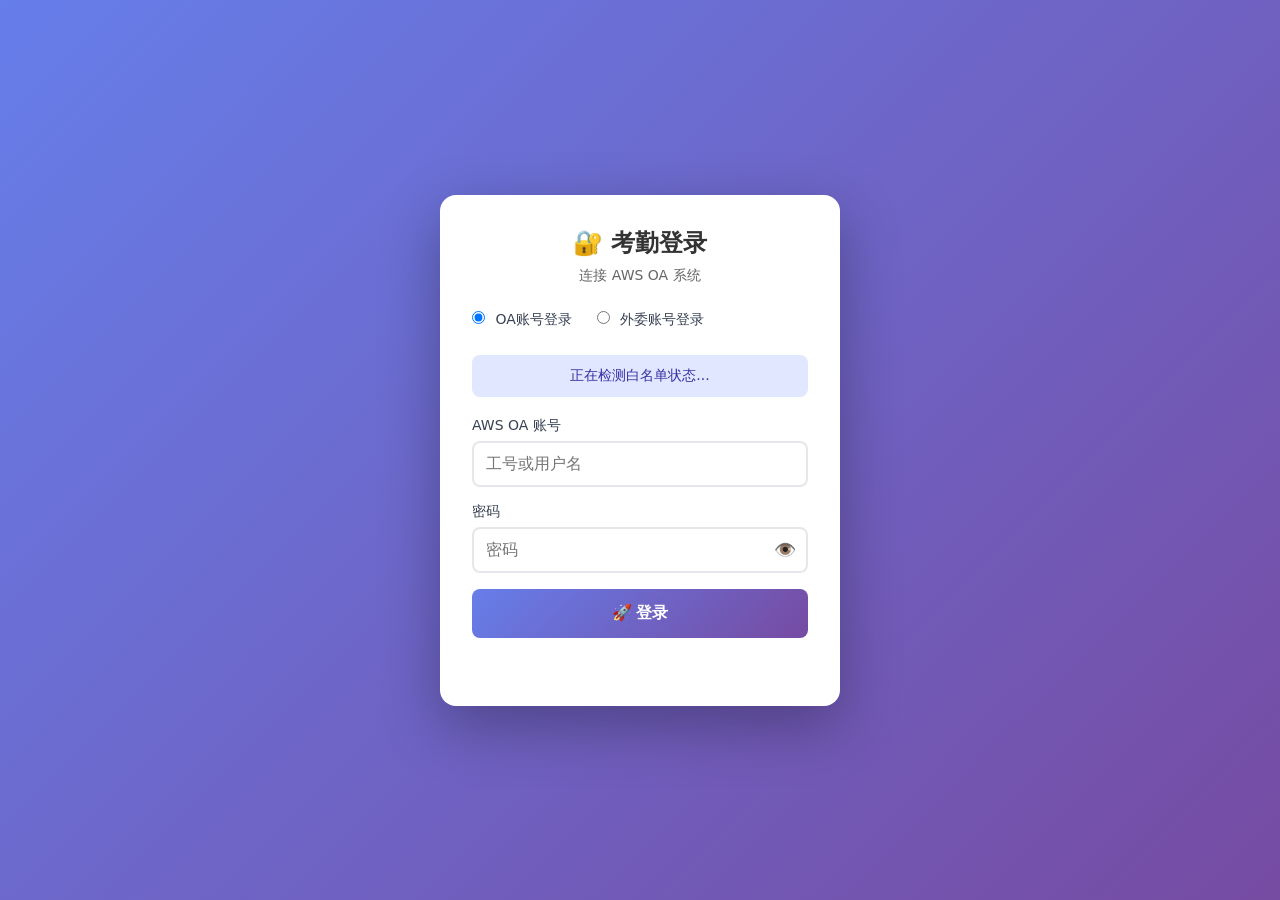
<file: login/login_page.html>
<!DOCTYPE html>
<html lang="zh-CN">
<head>
    <meta charset="UTF-8">
    <meta name="viewport" content="width=device-width, initial-scale=1.0">
    <meta http-equiv="Cache-Control" content="no-cache, no-store, must-revalidate">
    <meta http-equiv="Pragma" content="no-cache">
    <meta http-equiv="Expires" content="0">
    <title>考勤登录</title>
    <style>
        * { box-sizing: border-box; margin: 0; padding: 0; }
        body { 
            font-family: system-ui, -apple-system, sans-serif;
            background: linear-gradient(135deg, #667eea, #764ba2);
            min-height: 100vh; display: flex; justify-content: center; align-items: center;
            padding: 20px;
        }
        .card {
            background: white; border-radius: 16px; padding: 32px;
            box-shadow: 0 20px 60px rgba(0,0,0,0.3); width: 100%; max-width: 400px;
        }
        h1 { text-align: center; color: #333; margin-bottom: 8px; font-size: 24px; }
        .subtitle { text-align: center; color: #666; margin-bottom: 24px; font-size: 14px; }
        .status {
            padding: 12px; border-radius: 8px; text-align: center;
            margin-bottom: 20px; font-weight: 500; font-size: 14px;
        }
        .status.ok { background: #d1fae5; color: #065f46; }
        .status.no { background: #fee2e2; color: #991b1b; }
        .status.loading { background: #e0e7ff; color: #3730a3; }
        .admin-contact {
            margin-top: 18px;
            padding: 14px;
            border: 1px solid #e5e7eb;
            border-radius: 10px;
            background: #f9fafb;
            color: #374151;
            font-size: 13px;
        }
        .admin-contact h2 {
            font-size: 14px;
            margin-bottom: 10px;
            color: #111827;
        }
        .contact-row {
            display: flex;
            justify-content: space-between;
            gap: 8px;
            margin-bottom: 6px;
        }
        .contact-label { color: #6b7280; }
        .muted { color: #9ca3af; }
        .form-group { margin-bottom: 16px; }
        label { display: block; margin-bottom: 6px; color: #374151; font-weight: 500; font-size: 14px; }
        input, select {
            width: 100%; padding: 12px; border: 2px solid #e5e7eb;
            border-radius: 8px; font-size: 16px; transition: border-color 0.2s;
        }
        input:focus, select:focus { outline: none; border-color: #667eea; }
        .btn-group { display: flex; gap: 10px; }
        button {
            flex: 1; padding: 14px; border: none; border-radius: 8px;
            font-size: 16px; font-weight: 600; cursor: pointer;
            transition: transform 0.2s, box-shadow 0.2s;
        }
        .btn-primary {
            background: linear-gradient(135deg, #667eea, #764ba2);
            color: white;
        }
        .btn-primary:hover { transform: translateY(-2px); box-shadow: 0 10px 20px rgba(102,126,234,0.4); }
        .btn-secondary { background: #f3f4f6; color: #374151; }
        .btn-secondary:hover { background: #e5e7eb; }
        .btn-text {
            background: none; border: none; color: #667eea; font-size: 14px;
            cursor: pointer; padding: 8px; text-decoration: underline;
        }
        .btn-text:hover { color: #764ba2; }
        button:disabled { background: #9ca3af; transform: none; box-shadow: none; cursor: wait; }
        .msg { margin-top: 16px; text-align: center; font-size: 14px; min-height: 20px; }
        .msg.ok { color: #059669; }
        .msg.err { color: #dc2626; }
        .hidden { display: none; }
        
        /* 密码输入框容器 */
        .password-wrapper {
            position: relative;
            display: flex;
            align-items: center;
        }
        .password-wrapper input {
            flex: 1;
            padding-right: 40px;
        }
        .toggle-password {
            position: absolute;
            right: 12px;
            top: 50%;
            transform: translateY(-50%);
            background: none;
            border: none;
            cursor: pointer;
            font-size: 18px;
            color: #6b7280;
            padding: 0;
            flex: none;
        }
        .toggle-password:hover {
            color: #374151;
        }
        
        /* 密码管理相关样式 */
        .password-actions {
            margin-top: 20px;
            padding-top: 20px;
            border-top: 1px solid #e5e7eb;
            text-align: center;
        }
        .password-actions-title {
            font-size: 14px;
            color: #6b7280;
            margin-bottom: 12px;
        }
        .password-form {
            margin-top: 16px;
            padding: 16px;
            background: #f9fafb;
            border-radius: 8px;
        }
        .password-form h3 {
            font-size: 16px;
            margin-bottom: 16px;
            color: #111827;
        }
        .back-link {
            display: inline-block;
            margin-top: 16px;
            color: #667eea;
            text-decoration: none;
            font-size: 14px;
        }
        .back-link:hover { text-decoration: underline; }
        .login-type-selector {
            margin-bottom: 20px;
        }
        .login-type-selector label {
            display: inline-block;
            margin-right: 20px;
            cursor: pointer;
        }
        .login-type-selector input[type="radio"] {
            width: auto;
            margin-right: 6px;
        }
    </style>
</head>
<body>
    <div class="card">
        <!-- 登录界面 -->
        <div id="login-section">
            <h1>🔐 考勤登录</h1>
            <p class="subtitle">连接 AWS OA 系统</p>
            
            <div class="login-type-selector">
                <label><input type="radio" name="loginType" value="oa" checked onchange="switchLoginType('oa')"> OA账号登录</label>
                <label><input type="radio" name="loginType" value="external" onchange="switchLoginType('external')"> 外委账号登录</label>
            </div>
            
            <div id="whitelist-status" class="status loading">正在检测白名单状态...</div>
            
            <form id="form" autocomplete="off">
                <div class="form-group">
                    <label id="userLabel">AWS OA 账号</label>
                    <input type="text" id="user" required placeholder="工号或用户名" autocomplete="username">
                </div>
<div class="form-group">
<label>密码</label>
<div class="password-wrapper">
<input type="password" id="pass" required placeholder="密码" autocomplete="current-password">
<button type="button" class="toggle-password" id="togglePassword" title="显示/隐藏密码">👁️</button>
</div>
</div>
                <button type="submit" id="btn" class="btn-primary" style="width: 100%;">🚀 登录</button>
            </form>
            
            <div id="msg" class="msg"></div>
            
            <!-- 外委账号密码管理 -->
            <div id="external-password-actions" class="password-actions hidden">
                <div class="password-actions-title">外委账号密码管理</div>
                <button type="button" class="btn-text" onclick="showChangePassword()">修改密码</button>
                <button type="button" class="btn-text" onclick="showResetPassword()">重置密码</button>
            </div>
            
            <div id="admin-contact" class="admin-contact hidden">
                <h2>管理员联系方式</h2>
                <div class="contact-row">
                    <span class="contact-label">联系人</span>
                    <span id="contact-name"></span>
                </div>
                <div class="contact-row">
                    <span class="contact-label">电话</span>
                    <span id="contact-phone"></span>
                </div>
                <div class="contact-row">
                    <span class="contact-label">邮箱</span>
                    <span id="contact-email"></span>
                </div>
                <div id="contact-empty" class="muted hidden">管理员联系方式未配置</div>
            </div>
        </div>
        
        <!-- 修改密码界面 -->
        <div id="change-password-section" class="hidden">
            <h1>🔑 修改密码</h1>
            <p class="subtitle">外委账号修改密码</p>
            
            <form id="change-password-form" class="password-form">
                <div class="form-group">
                    <label>账号</label>
                    <input type="text" id="change-username" required placeholder="外委账号">
                </div>
                <div class="form-group">
                    <label>原密码</label>
                    <input type="password" id="change-old-password" required placeholder="原密码">
                </div>
                <div class="form-group">
                    <label>新密码</label>
                    <input type="password" id="change-new-password" required placeholder="新密码（至少6位）" minlength="6">
                </div>
                <div class="form-group">
                    <label>确认新密码</label>
                    <input type="password" id="change-confirm-password" required placeholder="再次输入新密码">
                </div>
                <button type="submit" class="btn-primary" style="width: 100%;">确认修改</button>
            </form>
            
            <div id="change-msg" class="msg"></div>
            <a href="#" class="back-link" onclick="showLogin()">← 返回登录</a>
        </div>
        
        <!-- 重置密码界面 -->
        <div id="reset-password-section" class="hidden">
            <h1>🔄 重置密码</h1>
            <p class="subtitle">外委账号重置密码</p>
            
            <form id="reset-password-form" class="password-form">
                <div class="form-group">
                    <label>账号</label>
                    <input type="text" id="reset-username" required placeholder="外委账号">
                </div>
                <div class="form-group">
                    <label>接收邮箱</label>
                    <input type="email" id="reset-email" required placeholder="用于接收新密码的邮箱">
                </div>
                <button type="submit" class="btn-primary" style="width: 100%;">发送重置邮件</button>
            </form>
            
            <div id="reset-msg" class="msg"></div>
            <a href="#" class="back-link" onclick="showLogin()">← 返回登录</a>
        </div>
    </div>
    
    <script>
        const RSA_MODULUS_HEX = "__RSA_MODULUS_HEX__";
        const RSA_EXPONENT = "__RSA_EXPONENT__";
        const WHITELIST_ENABLED = __WHITELIST_ENABLED__;
        const $ = id => document.getElementById(id);
        const hasCrypto = () => !!(window.crypto && window.crypto.getRandomValues);
        
        let currentLoginType = 'oa';

        function bytesToHex(bytes) {
            let hex = '';
            for (let i = 0; i < bytes.length; i++) {
                hex += bytes[i].toString(16).padStart(2, '0');
            }
            return hex;
        }

        function modPow(base, exp, mod) {
            let result = 1n;
            let b = base % mod;
            let e = exp;
            while (e > 0n) {
                if (e & 1n) {
                    result = (result * b) % mod;
                }
                e >>= 1n;
                b = (b * b) % mod;
            }
            return result;
        }

        function rsaEncrypt(message) {
            if (!RSA_MODULUS_HEX || !RSA_EXPONENT) {
                throw new Error('服务端未配置加密公钥');
            }
            if (!hasCrypto() || typeof BigInt !== 'function') {
                throw new Error('浏览器不支持密码加密');
            }
            const encoder = new TextEncoder();
            const m = encoder.encode(message);
            const k = Math.ceil(RSA_MODULUS_HEX.length / 2);
            if (m.length > k - 11) {
                throw new Error('密码过长');
            }
            const psLen = k - m.length - 3;
            const ps = new Uint8Array(psLen);
            let i = 0;
            while (i < psLen) {
                const buf = new Uint8Array(psLen - i);
                crypto.getRandomValues(buf);
                for (let j = 0; j < buf.length && i < psLen; j++) {
                    if (buf[j] !== 0) {
                        ps[i++] = buf[j];
                    }
                }
            }
            const em = new Uint8Array(k);
            em[0] = 0x00;
            em[1] = 0x02;
            em.set(ps, 2);
            em[2 + psLen] = 0x00;
            em.set(m, 3 + psLen);
            const emHex = bytesToHex(em);
            const mBig = BigInt('0x' + emHex);
            const n = BigInt('0x' + RSA_MODULUS_HEX);
            const e = BigInt(RSA_EXPONENT);
            const c = modPow(mBig, e, n);
            return c.toString(16).padStart(k * 2, '0');
        }

        function setWhitelistStatus() {
            const statusEl = $('whitelist-status');
            if (!statusEl) return;
            if (WHITELIST_ENABLED) {
                statusEl.className = 'status ok';
                statusEl.textContent = '白名单验证已启用';
            } else {
                statusEl.className = 'status no';
                statusEl.textContent = '白名单验证未启用';
            }
        }

        function renderAdminContact(contact) {
            const container = $('admin-contact');
            const nameEl = $('contact-name');
            const phoneEl = $('contact-phone');
            const emailEl = $('contact-email');
            const emptyEl = $('contact-empty');
            
            if (!contact || (!contact.name && !contact.phone && !contact.email)) {
                container.classList.remove('hidden');
                emptyEl.classList.remove('hidden');
                return;
            }
            
            container.classList.remove('hidden');
            emptyEl.classList.add('hidden');
            nameEl.textContent = contact.name || '-';
            phoneEl.textContent = contact.phone || '-';
            emailEl.textContent = contact.email || '-';
        }

        // 切换登录类型
        function switchLoginType(type) {
            currentLoginType = type;
            const userLabel = $('userLabel');
            const externalActions = $('external-password-actions');
            
            if (type === 'external') {
                userLabel.textContent = '外委账号';
                externalActions.classList.remove('hidden');
            } else {
                userLabel.textContent = 'AWS OA 账号';
                externalActions.classList.add('hidden');
            }
        }

        // 显示修改密码界面
        function showChangePassword() {
            $('login-section').classList.add('hidden');
            $('change-password-section').classList.remove('hidden');
            $('reset-password-section').classList.add('hidden');
        }

        // 显示重置密码界面
        function showResetPassword() {
            $('login-section').classList.add('hidden');
            $('change-password-section').classList.add('hidden');
            $('reset-password-section').classList.remove('hidden');
        }

        // 显示登录界面
        function showLogin() {
            $('login-section').classList.remove('hidden');
            $('change-password-section').classList.add('hidden');
            $('reset-password-section').classList.add('hidden');
        }

        // 修改密码
        $('change-password-form')?.addEventListener('submit', async (e) => {
            e.preventDefault();
            const msgEl = $('change-msg');
            
            const username = $('change-username').value.trim();
            const oldPassword = $('change-old-password').value;
            const newPassword = $('change-new-password').value;
            const confirmPassword = $('change-confirm-password').value;
            
            if (newPassword !== confirmPassword) {
                msgEl.className = 'msg err';
                msgEl.textContent = '两次输入的新密码不一致';
                return;
            }
            
            if (newPassword.length < 6) {
                msgEl.className = 'msg err';
                msgEl.textContent = '新密码长度不能少于6位';
                return;
            }
            
            try {
                const formData = new FormData();
                formData.append('username', username);
                formData.append('old_password', oldPassword);
                formData.append('new_password', newPassword);
                
                const resp = await fetch('/api/external/change-password', {
                    method: 'POST',
                    body: formData
                });
                
                const result = await resp.json();
                
                if (resp.ok) {
                    msgEl.className = 'msg ok';
                    msgEl.textContent = '密码修改成功，请使用新密码登录';
                    setTimeout(() => showLogin(), 2000);
                } else {
                    msgEl.className = 'msg err';
                    msgEl.textContent = result.detail || '密码修改失败';
                }
            } catch (err) {
                msgEl.className = 'msg err';
                msgEl.textContent = '网络错误，请稍后重试';
            }
        });

        // 重置密码
        $('reset-password-form')?.addEventListener('submit', async (e) => {
            e.preventDefault();
            const msgEl = $('reset-msg');
            
            const username = $('reset-username').value.trim();
            const email = $('reset-email').value.trim();
            
            try {
                const formData = new FormData();
                formData.append('username', username);
                formData.append('email', email);
                
                const resp = await fetch('/api/external/reset-password', {
                    method: 'POST',
                    body: formData
                });
                
                const result = await resp.json();
                
                if (resp.ok) {
                    msgEl.className = 'msg ok';
                    msgEl.textContent = '重置密码邮件已发送，请查收邮箱';
                    setTimeout(() => showLogin(), 3000);
                } else {
                    msgEl.className = 'msg err';
                    msgEl.textContent = result.detail || '重置密码失败';
                }
            } catch (err) {
                msgEl.className = 'msg err';
                msgEl.textContent = '网络错误，请稍后重试';
            }
        });

        // 原有登录逻辑
        $('form')?.addEventListener('submit', async (e) => {
            e.preventDefault();
            const btn = $('btn');
            const msg = $('msg');
            btn.disabled = true;
            msg.className = 'msg';
            msg.textContent = '';
            
            try {
                const user = $('user').value.trim();
                const pass = $('pass').value;
                
                if (!user || !pass) {
                    throw new Error('请输入用户名和密码');
                }
                
                const formData = new FormData();
                formData.append('username', user);
                
                // 判断账号类型：OA账号需要加密，外委账号和管理员使用明文
                // 外委账号特征：以 D_、A_、Q_、J_ 开头，或等于 admin
                const isLocalAccount = user === 'admin' || 
                                       user.startsWith('D_') || 
                                       user.startsWith('A_') || 
                                       user.startsWith('Q_') ||
                                       user.startsWith('J_');
                
                if (isLocalAccount) {
                    // 外委账号和管理员：明文传输
                    formData.append('password', pass);
                    // 不设置 password_encrypted，后端会当作明文处理
                } else {
                    // OA账号：RSA加密
                    let encryptedPass;
                    try {
                        encryptedPass = rsaEncrypt(pass);
                    } catch (err) {
                        throw new Error('密码加密失败: ' + err.message);
                    }
                    formData.append('password', encryptedPass);
                    formData.append('password_encrypted', 'true');
                }
                
                const resp = await fetch('/api/login', {
                    method: 'POST',
                    body: formData
                });
                
                const result = await resp.json();
                
                if (resp.ok && result.status === 'success') {
                    msg.className = 'msg ok';
                    msg.textContent = '✅ 登录成功，正在跳转...';
                    // 获取redirect参数并跳转
                    const urlParams = new URLSearchParams(window.location.search);
                    const redirectUrl = urlParams.get('redirect');
                    if (redirectUrl && result.sid) {
                        window.location.href = redirectUrl + '?token=' + encodeURIComponent(result.sid);
                    } else {
                        msg.textContent = '✅ 登录成功！（缺少跳转地址）';
                    }
                } else {
                    throw new Error(result.detail || result.message || '登录失败');
                }
            } catch (err) {
                msg.className = 'msg err';
                msg.textContent = '❌ ' + err.message;
                btn.disabled = false;
            }
        });

// 密码显示/隐藏切换
$('togglePassword')?.addEventListener('click', function() {
    const passInput = $('pass');
    if (passInput.type === 'password') {
        passInput.type = 'text';
        this.textContent = '🙈';
        this.title = '隐藏密码';
    } else {
        passInput.type = 'password';
        this.textContent = '👁️';
        this.title = '显示密码';
    }
});

// 初始化
setWhitelistStatus();
        
        // 获取管理员联系方式
        fetch('/api/admin/contact')
            .then(r => r.json())
            .then(contact => renderAdminContact(contact))
            .catch(() => {});
    </script>
</body>
</html>
</file>
